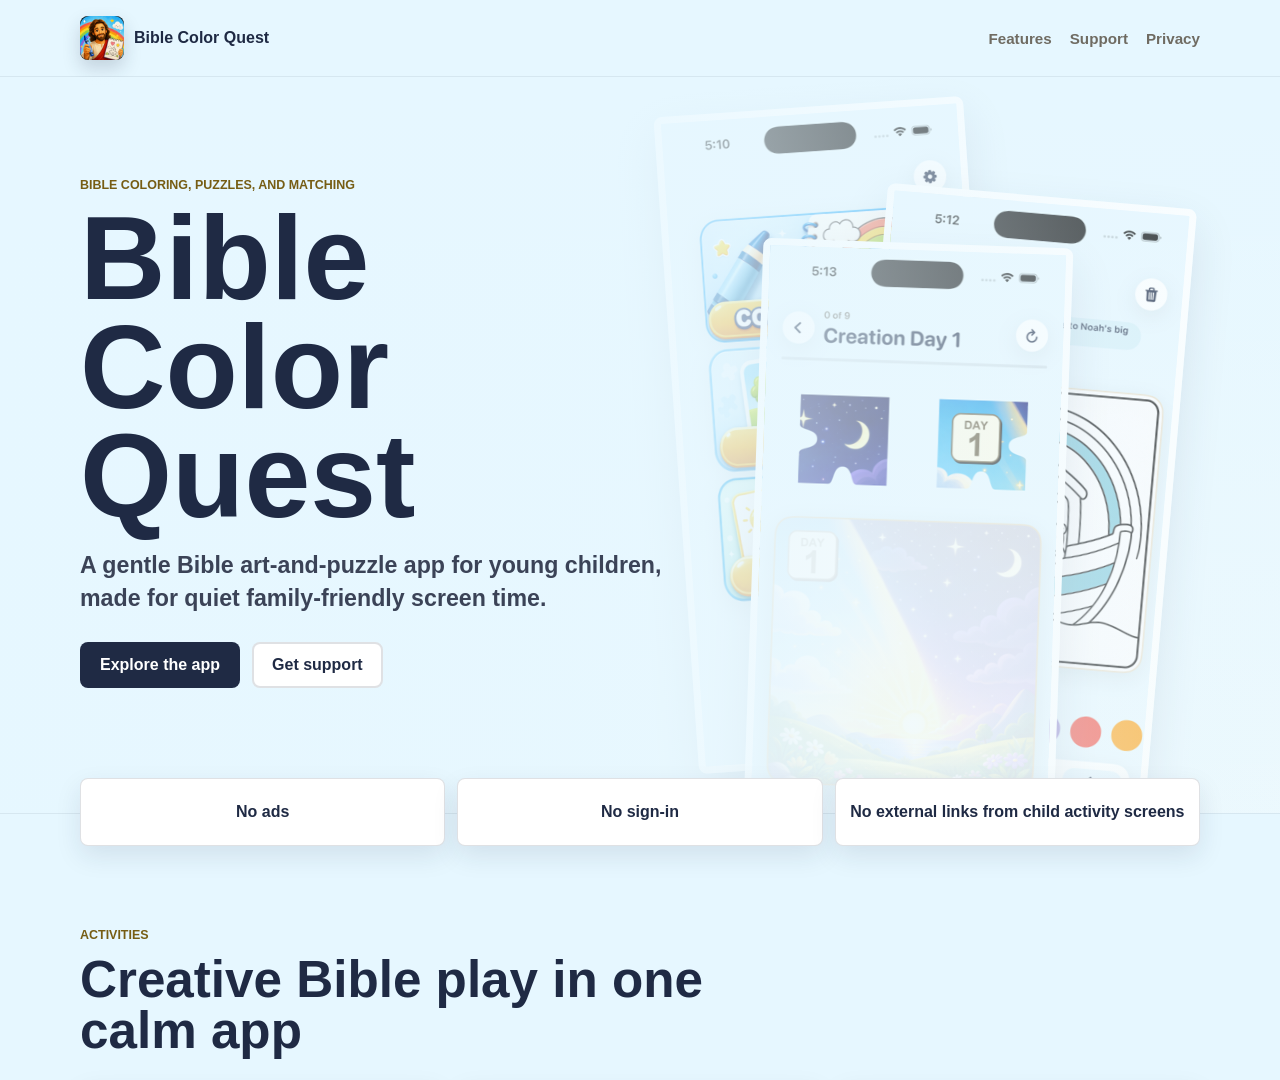
<file: index.html>
<!doctype html>
<html lang="en">
  <head>
    <meta charset="utf-8">
    <meta name="viewport" content="width=device-width, initial-scale=1">
    <meta http-equiv="refresh" content="0; url=/bible-color-quest/">
    <title>Bible Color Quest</title>
    <link rel="canonical" href="https://lincolnops.com/bible-color-quest/">
  </head>
  <body>
    <p><a href="/bible-color-quest/">Bible Color Quest</a></p>
  </body>
</html>
</file>
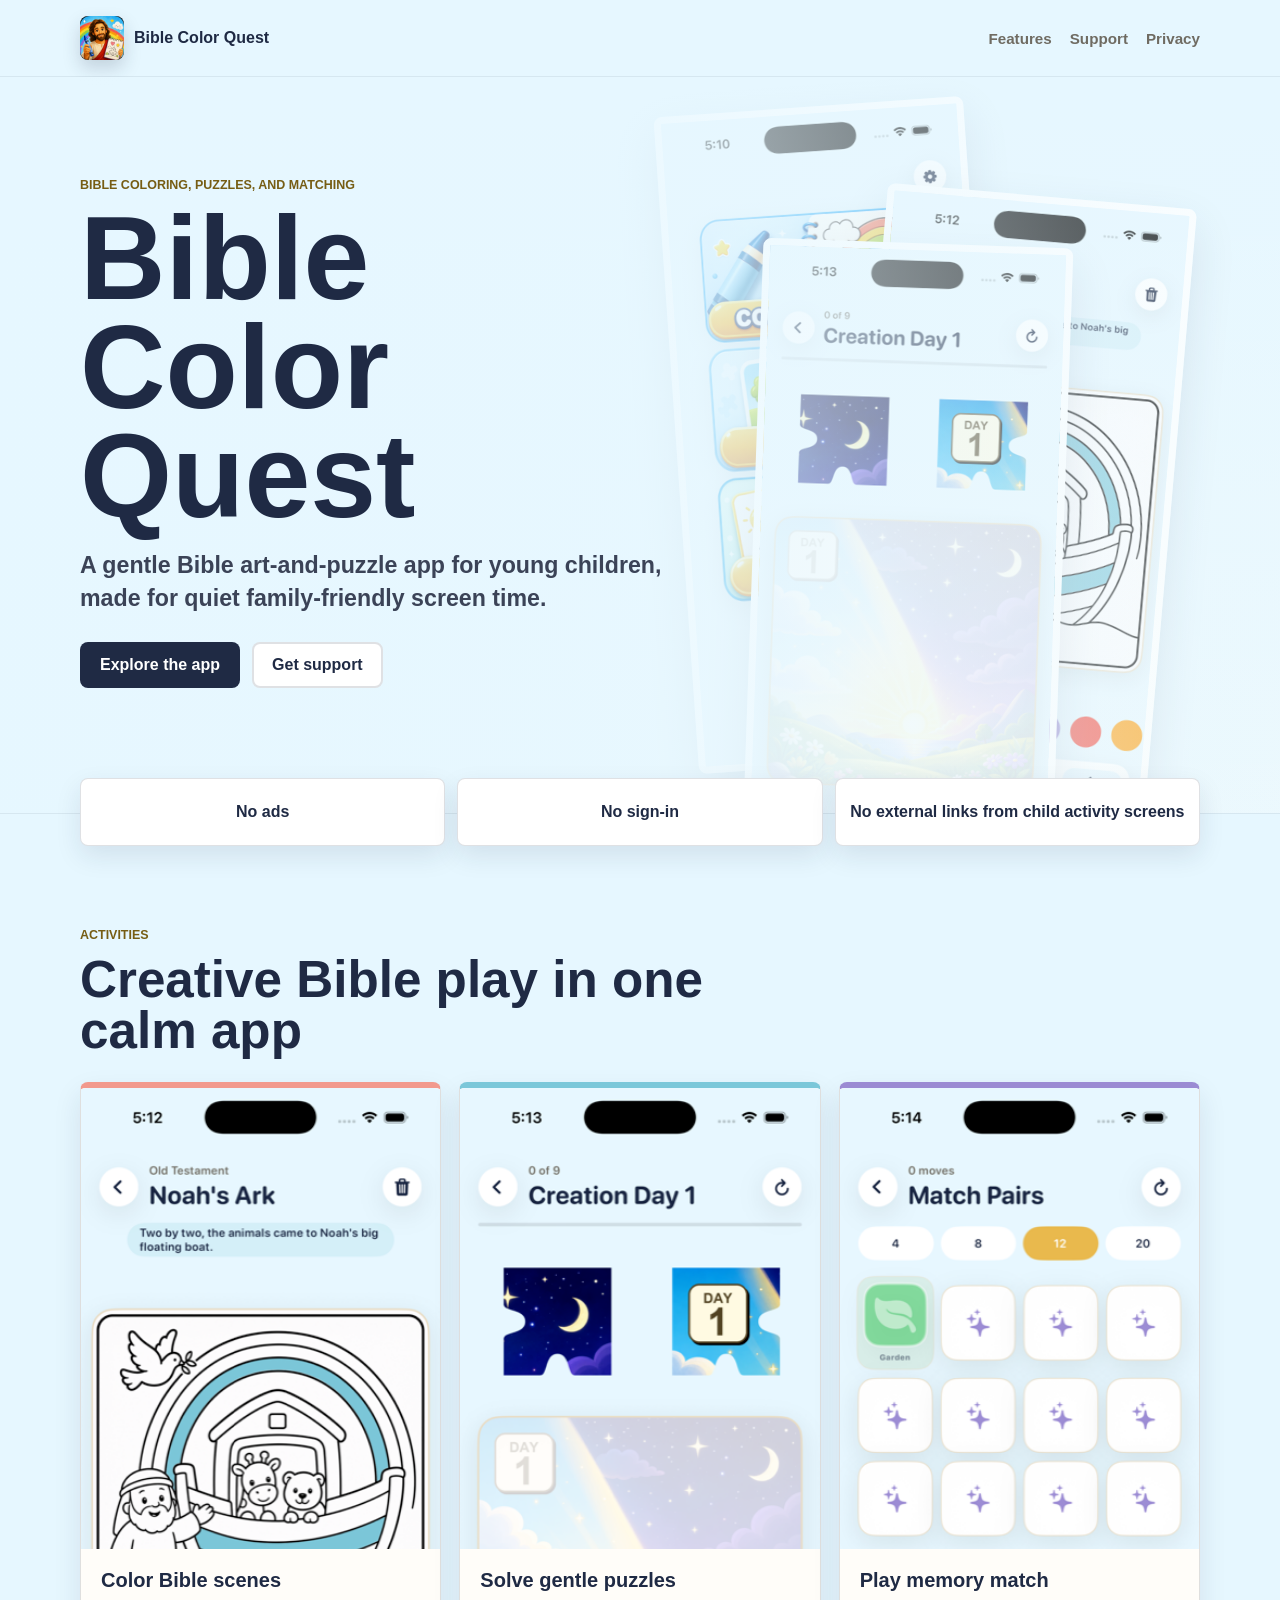
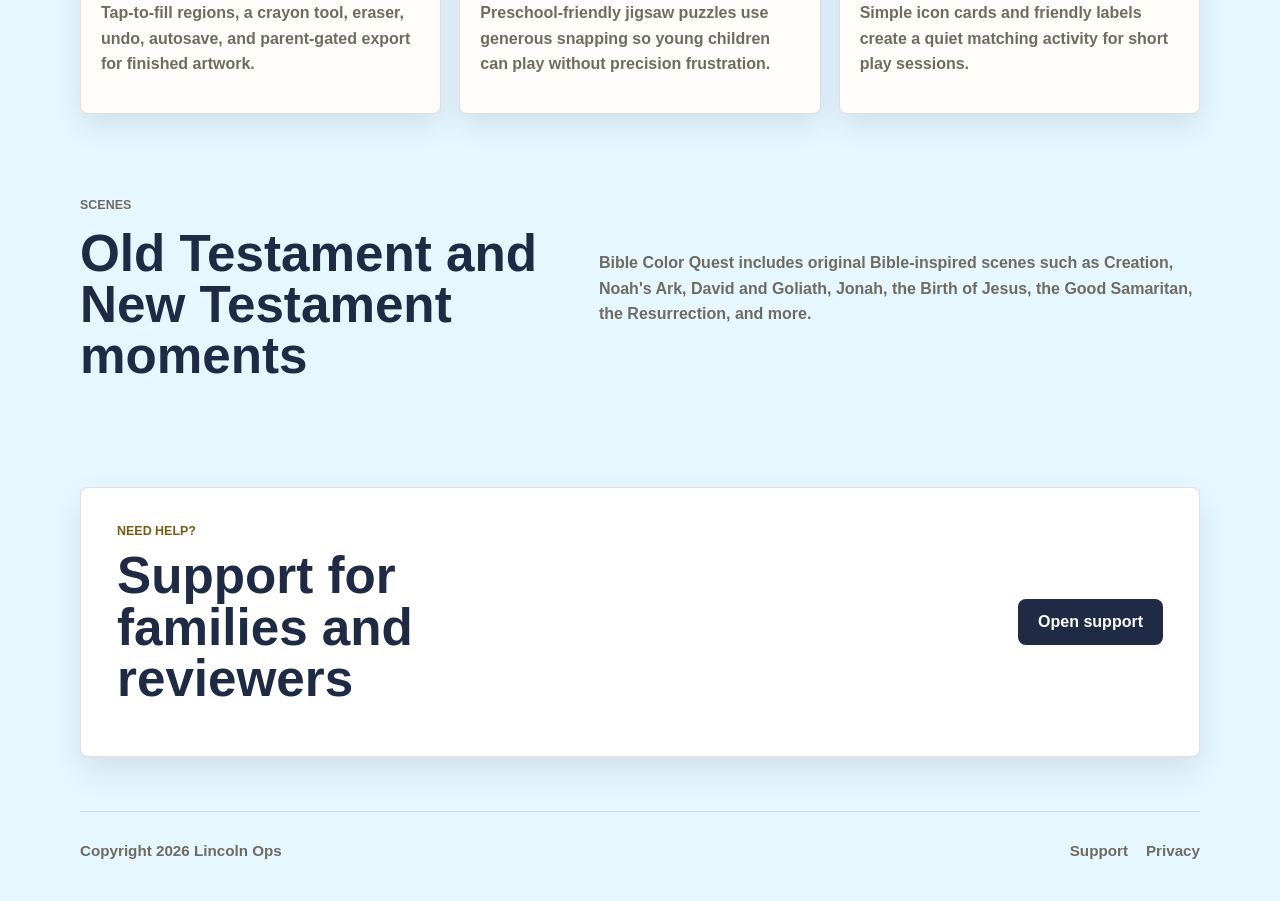
<file: bible-color-quest/index.html>
<!doctype html>
<html lang="en">
  <head>
    <meta charset="utf-8">
    <meta name="viewport" content="width=device-width, initial-scale=1">
    <title>Bible Color Quest | Lincoln Ops</title>
    <meta name="description" content="Bible Color Quest is a gentle Bible coloring, puzzle, and memory match app for young children. No ads, no sign-in, and family-friendly play.">
    <link rel="canonical" href="https://lincolnops.com/bible-color-quest/">
    <link rel="icon" href="/bible-color-quest/assets/app-icon.png">
    <meta property="og:title" content="Bible Color Quest">
    <meta property="og:description" content="Color, puzzle, and match through Bible-inspired scenes made for young children.">
    <meta property="og:image" content="https://lincolnops.com/bible-color-quest/assets/app-icon.png">
    <meta property="og:url" content="https://lincolnops.com/bible-color-quest/">
    <meta name="twitter:card" content="summary_large_image">
    <link rel="stylesheet" href="/bible-color-quest/styles.css">
  </head>
  <body>
    <header class="site-header" aria-label="Site navigation">
      <a class="brand" href="/bible-color-quest/">
        <img src="/bible-color-quest/assets/app-icon.png" alt="" width="44" height="44">
        <span>Bible Color Quest</span>
      </a>
      <nav>
        <a href="#features">Features</a>
        <a href="/bible-color-quest/support/">Support</a>
        <a href="/bible-color-quest/privacy/">Privacy</a>
      </nav>
    </header>

    <main>
      <section class="hero">
        <div class="hero-art" aria-hidden="true">
          <img class="hero-shot shot-one" src="/bible-color-quest/assets/home.png" alt="">
          <img class="hero-shot shot-two" src="/bible-color-quest/assets/coloring-filled.png" alt="">
          <img class="hero-shot shot-three" src="/bible-color-quest/assets/puzzle-board.png" alt="">
        </div>
        <div class="hero-copy">
          <p class="eyebrow">Bible coloring, puzzles, and matching</p>
          <h1>Bible Color Quest</h1>
          <p class="lede">A gentle Bible art-and-puzzle app for young children, made for quiet family-friendly screen time.</p>
          <div class="hero-actions">
            <a class="button primary" href="#features">Explore the app</a>
            <a class="button secondary" href="/bible-color-quest/support/">Get support</a>
          </div>
        </div>
      </section>

      <section class="trust-band" aria-label="Parent trust">
        <p>No ads</p>
        <p>No sign-in</p>
        <p>No external links from child activity screens</p>
      </section>

      <section id="features" class="section">
        <div class="section-heading">
          <p class="eyebrow">Activities</p>
          <h2>Creative Bible play in one calm app</h2>
        </div>
        <div class="feature-grid">
          <article class="feature">
            <img src="/bible-color-quest/assets/coloring-filled.png" alt="A Bible Color Quest coloring page with filled regions.">
            <div>
              <h3>Color Bible scenes</h3>
              <p>Tap-to-fill regions, a crayon tool, eraser, undo, autosave, and parent-gated export for finished artwork.</p>
            </div>
          </article>
          <article class="feature">
            <img src="/bible-color-quest/assets/puzzle-board.png" alt="A Bible Color Quest puzzle board.">
            <div>
              <h3>Solve gentle puzzles</h3>
              <p>Preschool-friendly jigsaw puzzles use generous snapping so young children can play without precision frustration.</p>
            </div>
          </article>
          <article class="feature">
            <img src="/bible-color-quest/assets/match-revealed.png" alt="A Bible Color Quest memory match game.">
            <div>
              <h3>Play memory match</h3>
              <p>Simple icon cards and friendly labels create a quiet matching activity for short play sessions.</p>
            </div>
          </article>
        </div>
      </section>

      <section class="section split">
        <div>
          <p class="eyebrow">Scenes</p>
          <h2>Old Testament and New Testament moments</h2>
        </div>
        <p>Bible Color Quest includes original Bible-inspired scenes such as Creation, Noah's Ark, David and Goliath, Jonah, the Birth of Jesus, the Good Samaritan, the Resurrection, and more.</p>
      </section>

      <section class="section support-strip">
        <div>
          <p class="eyebrow">Need help?</p>
          <h2>Support for families and reviewers</h2>
        </div>
        <a class="button primary" href="/bible-color-quest/support/">Open support</a>
      </section>
    </main>

    <footer>
      <p>Copyright 2026 Lincoln Ops</p>
      <nav>
        <a href="/bible-color-quest/support/">Support</a>
        <a href="/bible-color-quest/privacy/">Privacy</a>
      </nav>
    </footer>
  </body>
</html>
</file>
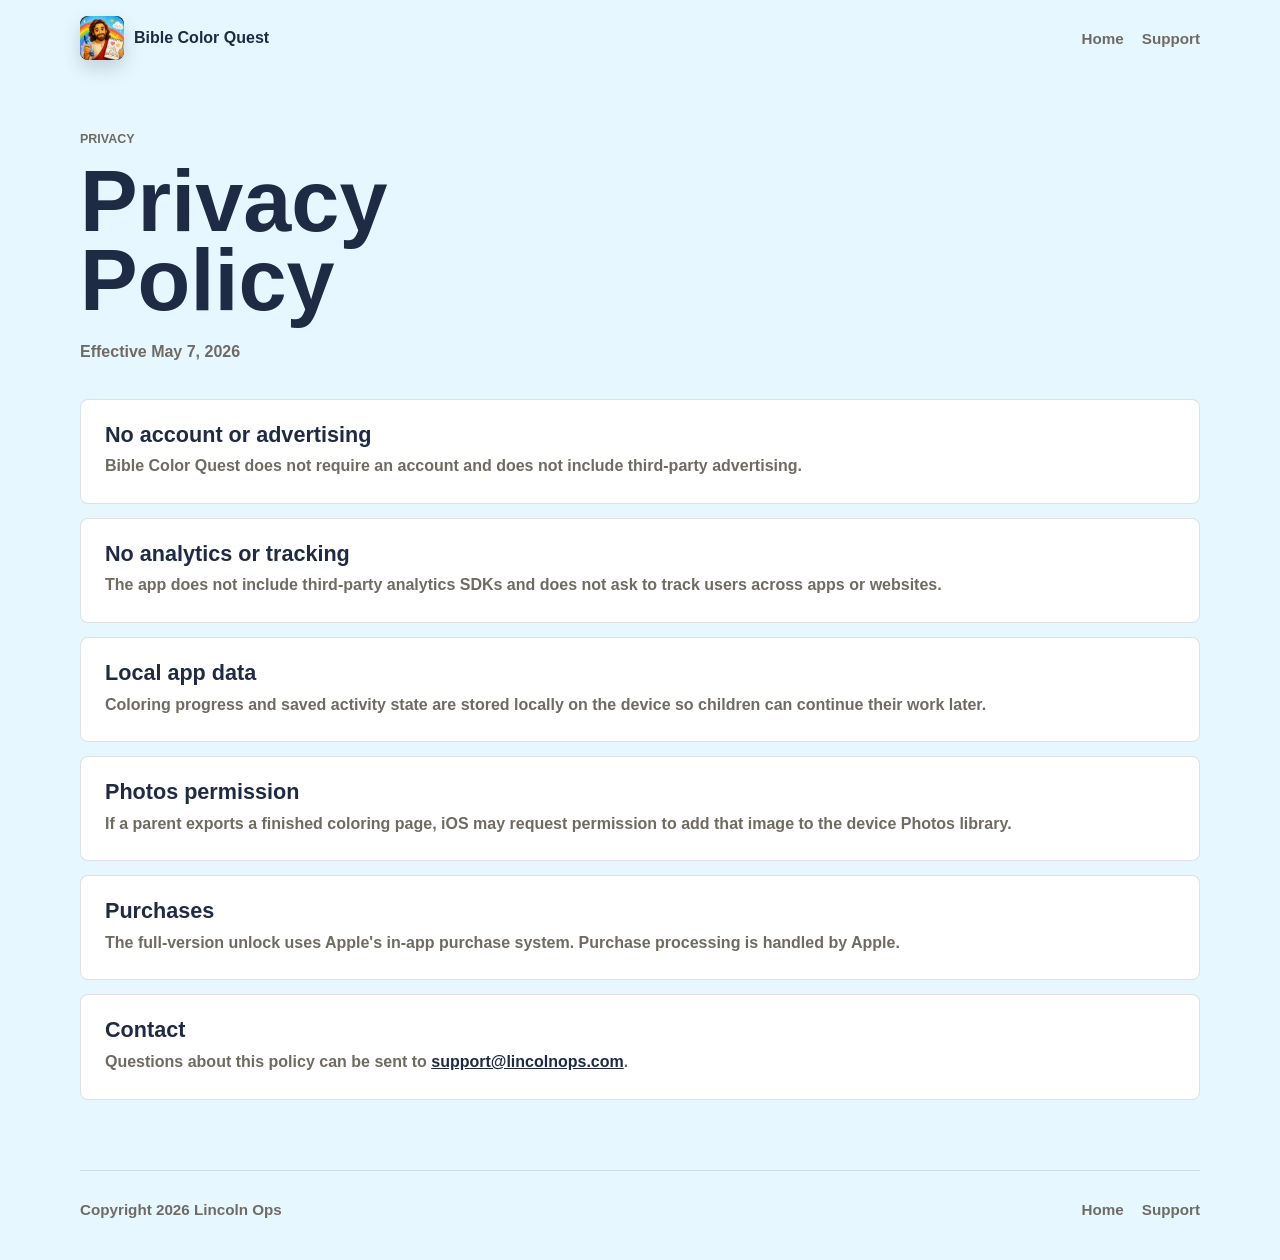
<file: bible-color-quest/privacy/index.html>
<!doctype html>
<html lang="en">
  <head>
    <meta charset="utf-8">
    <meta name="viewport" content="width=device-width, initial-scale=1">
    <title>Privacy | Bible Color Quest</title>
    <meta name="description" content="Privacy policy for Bible Color Quest.">
    <link rel="canonical" href="https://lincolnops.com/bible-color-quest/privacy/">
    <link rel="icon" href="/bible-color-quest/assets/app-icon.png">
    <link rel="stylesheet" href="/bible-color-quest/styles.css">
  </head>
  <body>
    <header class="site-header" aria-label="Site navigation">
      <a class="brand" href="/bible-color-quest/">
        <img src="/bible-color-quest/assets/app-icon.png" alt="" width="44" height="44">
        <span>Bible Color Quest</span>
      </a>
      <nav>
        <a href="/bible-color-quest/">Home</a>
        <a href="/bible-color-quest/support/">Support</a>
      </nav>
    </header>

    <main class="page">
      <section class="page-hero">
        <p class="eyebrow">Privacy</p>
        <h1>Privacy Policy</h1>
        <p>Effective May 7, 2026</p>
      </section>

      <section class="info-list policy" aria-label="Privacy policy">
        <article>
          <h2>No account or advertising</h2>
          <p>Bible Color Quest does not require an account and does not include third-party advertising.</p>
        </article>
        <article>
          <h2>No analytics or tracking</h2>
          <p>The app does not include third-party analytics SDKs and does not ask to track users across apps or websites.</p>
        </article>
        <article>
          <h2>Local app data</h2>
          <p>Coloring progress and saved activity state are stored locally on the device so children can continue their work later.</p>
        </article>
        <article>
          <h2>Photos permission</h2>
          <p>If a parent exports a finished coloring page, iOS may request permission to add that image to the device Photos library.</p>
        </article>
        <article>
          <h2>Purchases</h2>
          <p>The full-version unlock uses Apple's in-app purchase system. Purchase processing is handled by Apple.</p>
        </article>
        <article>
          <h2>Contact</h2>
          <p>Questions about this policy can be sent to <a href="mailto:support@lincolnops.com">support@lincolnops.com</a>.</p>
        </article>
      </section>
    </main>

    <footer>
      <p>Copyright 2026 Lincoln Ops</p>
      <nav>
        <a href="/bible-color-quest/">Home</a>
        <a href="/bible-color-quest/support/">Support</a>
      </nav>
    </footer>
  </body>
</html>
</file>
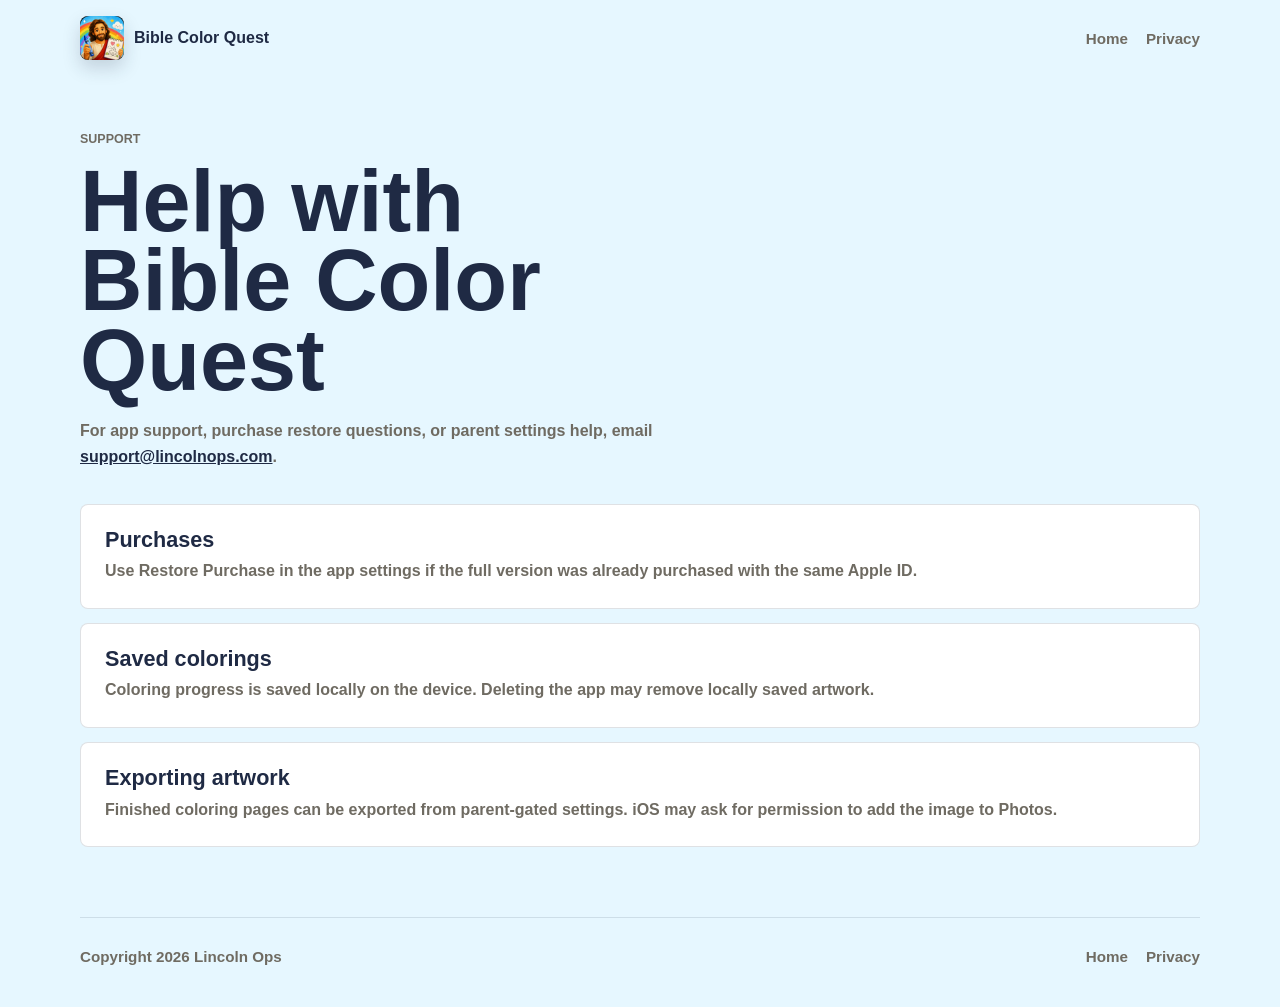
<file: bible-color-quest/support/index.html>
<!doctype html>
<html lang="en">
  <head>
    <meta charset="utf-8">
    <meta name="viewport" content="width=device-width, initial-scale=1">
    <title>Support | Bible Color Quest</title>
    <meta name="description" content="Support information for Bible Color Quest.">
    <link rel="canonical" href="https://lincolnops.com/bible-color-quest/support/">
    <link rel="icon" href="/bible-color-quest/assets/app-icon.png">
    <link rel="stylesheet" href="/bible-color-quest/styles.css">
  </head>
  <body>
    <header class="site-header" aria-label="Site navigation">
      <a class="brand" href="/bible-color-quest/">
        <img src="/bible-color-quest/assets/app-icon.png" alt="" width="44" height="44">
        <span>Bible Color Quest</span>
      </a>
      <nav>
        <a href="/bible-color-quest/">Home</a>
        <a href="/bible-color-quest/privacy/">Privacy</a>
      </nav>
    </header>

    <main class="page">
      <section class="page-hero">
        <p class="eyebrow">Support</p>
        <h1>Help with Bible Color Quest</h1>
        <p>For app support, purchase restore questions, or parent settings help, email <a href="mailto:support@lincolnops.com">support@lincolnops.com</a>.</p>
      </section>

      <section class="info-list" aria-label="Support topics">
        <article>
          <h2>Purchases</h2>
          <p>Use Restore Purchase in the app settings if the full version was already purchased with the same Apple ID.</p>
        </article>
        <article>
          <h2>Saved colorings</h2>
          <p>Coloring progress is saved locally on the device. Deleting the app may remove locally saved artwork.</p>
        </article>
        <article>
          <h2>Exporting artwork</h2>
          <p>Finished coloring pages can be exported from parent-gated settings. iOS may ask for permission to add the image to Photos.</p>
        </article>
      </section>
    </main>

    <footer>
      <p>Copyright 2026 Lincoln Ops</p>
      <nav>
        <a href="/bible-color-quest/">Home</a>
        <a href="/bible-color-quest/privacy/">Privacy</a>
      </nav>
    </footer>
  </body>
</html>
</file>
<file: bible-color-quest/styles.css>
:root {
  color-scheme: light;
  --sky: #e6f7ff;
  --sky-strong: #7bc7d9;
  --surface: #fffdf9;
  --surface-raised: #ffffff;
  --ink: #1f2a44;
  --muted: #6f6b62;
  --coral: #f2998d;
  --leaf: #8bbf6a;
  --gold: #e8b84e;
  --violet: #9b8bd3;
  --line: rgba(31, 42, 68, 0.14);
  --shadow: 0 18px 44px rgba(31, 42, 68, 0.14);
}

* {
  box-sizing: border-box;
}

html {
  scroll-behavior: smooth;
}

body {
  margin: 0;
  background: var(--sky);
  color: var(--ink);
  font-family: ui-rounded, "SF Pro Rounded", -apple-system, BlinkMacSystemFont, "Segoe UI", sans-serif;
}

img {
  display: block;
  max-width: 100%;
}

a {
  color: inherit;
}

.site-header,
footer {
  width: min(1120px, calc(100% - 32px));
  margin: 0 auto;
}

.site-header {
  min-height: 76px;
  display: flex;
  align-items: center;
  justify-content: space-between;
  gap: 20px;
}

.brand {
  display: inline-flex;
  align-items: center;
  gap: 10px;
  color: var(--ink);
  font-weight: 800;
  text-decoration: none;
}

.brand img {
  border-radius: 8px;
  box-shadow: 0 8px 18px rgba(31, 42, 68, 0.18);
}

.site-header nav,
footer nav {
  display: flex;
  flex-wrap: wrap;
  align-items: center;
  justify-content: flex-end;
  gap: 18px;
}

.site-header nav a,
footer nav a {
  color: var(--muted);
  font-size: 0.95rem;
  font-weight: 700;
  text-decoration: none;
}

.site-header nav a:hover,
footer nav a:hover {
  color: var(--ink);
}

.hero {
  position: relative;
  min-height: min(820px, 82vh);
  overflow: hidden;
  isolation: isolate;
  display: flex;
  align-items: center;
  padding: 48px max(24px, calc((100vw - 1120px) / 2)) 72px;
  border-top: 1px solid rgba(31, 42, 68, 0.08);
  border-bottom: 1px solid rgba(31, 42, 68, 0.08);
}

.hero::before {
  content: "";
  position: absolute;
  inset: 0;
  z-index: -2;
  background:
    linear-gradient(90deg, rgba(230, 247, 255, 0.98) 0%, rgba(230, 247, 255, 0.86) 42%, rgba(230, 247, 255, 0.18) 100%),
    linear-gradient(180deg, rgba(255, 253, 249, 0) 0%, rgba(255, 253, 249, 0.28) 100%);
}

.hero-art {
  position: absolute;
  inset: 0 max(24px, calc((100vw - 1120px) / 2)) 0 34%;
  z-index: -3;
}

.hero-shot {
  position: absolute;
  width: min(32vw, 310px);
  min-width: 180px;
  border: 7px solid var(--surface-raised);
  border-radius: 8px;
  box-shadow: var(--shadow);
}

.shot-one {
  right: 28%;
  top: 4%;
  transform: rotate(-4deg);
}

.shot-two {
  right: 4%;
  top: 16%;
  transform: rotate(5deg);
}

.shot-three {
  right: 18%;
  bottom: -12%;
  transform: rotate(2deg);
}

.hero-copy {
  width: min(640px, 100%);
}

.eyebrow {
  margin: 0 0 12px;
  color: #765d14;
  font-size: 0.78rem;
  font-weight: 900;
  letter-spacing: 0;
  text-transform: uppercase;
}

h1,
h2,
h3,
p {
  margin-top: 0;
}

h1 {
  max-width: 8ch;
  margin-bottom: 18px;
  font-size: clamp(3.8rem, 10vw, 7.4rem);
  line-height: 0.92;
  letter-spacing: 0;
}

h2 {
  margin-bottom: 16px;
  font-size: clamp(2rem, 4vw, 3.4rem);
  line-height: 1;
  letter-spacing: 0;
}

h3 {
  margin-bottom: 8px;
  font-size: 1.25rem;
}

.lede {
  max-width: 590px;
  color: #3b4357;
  font-size: clamp(1.15rem, 2vw, 1.45rem);
  font-weight: 650;
  line-height: 1.45;
}

.hero-actions {
  display: flex;
  flex-wrap: wrap;
  gap: 12px;
  margin-top: 26px;
}

.button {
  min-height: 46px;
  display: inline-flex;
  align-items: center;
  justify-content: center;
  padding: 12px 18px;
  border: 2px solid transparent;
  border-radius: 8px;
  font-weight: 850;
  text-decoration: none;
}

.button.primary {
  background: var(--ink);
  color: #ffffff;
}

.button.secondary {
  background: var(--surface-raised);
  border-color: var(--line);
  color: var(--ink);
}

.trust-band {
  width: min(1120px, calc(100% - 32px));
  display: grid;
  grid-template-columns: repeat(3, 1fr);
  gap: 12px;
  margin: -36px auto 0;
  position: relative;
  z-index: 2;
}

.trust-band p {
  min-height: 68px;
  display: grid;
  place-items: center;
  margin: 0;
  padding: 14px;
  background: var(--surface-raised);
  border: 1px solid var(--line);
  border-radius: 8px;
  box-shadow: 0 10px 26px rgba(31, 42, 68, 0.1);
  color: var(--ink);
  font-weight: 850;
  text-align: center;
}

.section,
.page {
  width: min(1120px, calc(100% - 32px));
  margin: 0 auto;
}

.section {
  padding: 82px 0 0;
}

.section-heading {
  max-width: 720px;
  margin-bottom: 26px;
}

.feature-grid {
  display: grid;
  grid-template-columns: repeat(3, 1fr);
  gap: 18px;
}

.feature {
  overflow: hidden;
  background: var(--surface);
  border: 1px solid var(--line);
  border-radius: 8px;
  box-shadow: 0 12px 28px rgba(31, 42, 68, 0.1);
}

.feature:nth-child(1) {
  border-top: 6px solid var(--coral);
}

.feature:nth-child(2) {
  border-top: 6px solid var(--sky-strong);
}

.feature:nth-child(3) {
  border-top: 6px solid var(--violet);
}

.feature img {
  width: 100%;
  aspect-ratio: 0.78;
  object-fit: cover;
  object-position: top center;
  background: var(--surface-raised);
}

.feature div {
  padding: 20px;
}

.feature p,
.split p,
.page-hero p,
.info-list p {
  color: var(--muted);
  font-weight: 600;
  line-height: 1.6;
}

.split,
.support-strip {
  display: grid;
  grid-template-columns: 0.8fr 1fr;
  align-items: center;
  gap: 38px;
}

.split {
  padding-bottom: 18px;
}

.support-strip {
  margin-top: 72px;
  margin-bottom: 54px;
  padding: 36px;
  background: var(--surface-raised);
  border: 1px solid var(--line);
  border-radius: 8px;
  box-shadow: 0 14px 32px rgba(31, 42, 68, 0.1);
}

.support-strip .button {
  justify-self: end;
}

.page {
  padding: 54px 0 70px;
}

.page-hero {
  max-width: 760px;
  margin-bottom: 34px;
}

.page-hero h1 {
  max-width: 10ch;
  font-size: clamp(3rem, 8vw, 5.4rem);
}

.page-hero a,
.info-list a {
  color: var(--ink);
  font-weight: 850;
}

.info-list {
  display: grid;
  gap: 14px;
}

.info-list article {
  padding: 24px;
  background: var(--surface-raised);
  border: 1px solid var(--line);
  border-radius: 8px;
}

.info-list h2 {
  margin-bottom: 8px;
  font-size: 1.35rem;
}

.info-list p:last-child,
footer p {
  margin-bottom: 0;
}

footer {
  display: flex;
  align-items: center;
  justify-content: space-between;
  gap: 18px;
  padding: 30px 0 42px;
  border-top: 1px solid rgba(31, 42, 68, 0.12);
  color: var(--muted);
  font-size: 0.95rem;
  font-weight: 700;
}

@media (max-width: 900px) {
  .site-header {
    align-items: flex-start;
    flex-direction: column;
    justify-content: center;
    padding: 16px 0;
  }

  .site-header nav {
    justify-content: flex-start;
  }

  .hero {
    min-height: auto;
    padding-top: 44px;
    padding-bottom: 54px;
  }

  .hero::before {
    background: linear-gradient(180deg, rgba(230, 247, 255, 0.98) 0%, rgba(230, 247, 255, 0.82) 100%);
  }

  .hero-art {
    position: relative;
    inset: auto;
    z-index: 0;
    order: 2;
    width: 100%;
    min-height: 420px;
    margin-top: 34px;
  }

  .hero {
    flex-direction: column;
    align-items: flex-start;
  }

  .hero-shot {
    width: min(44vw, 230px);
    min-width: 144px;
  }

  .shot-one {
    left: 0;
    right: auto;
    top: 0;
  }

  .shot-two {
    right: 0;
    top: 46px;
  }

  .shot-three {
    right: 26%;
    bottom: 0;
  }

  .trust-band,
  .feature-grid,
  .split,
  .support-strip {
    grid-template-columns: 1fr;
  }

  .support-strip .button {
    justify-self: start;
  }
}

@media (max-width: 560px) {
  .site-header,
  footer,
  .section,
  .page,
  .trust-band {
    width: min(100% - 24px, 1120px);
  }

  .brand span {
    max-width: 16ch;
    line-height: 1.1;
  }

  h1 {
    font-size: clamp(3.1rem, 18vw, 4.4rem);
  }

  .hero-actions,
  .button {
    width: 100%;
  }

  .trust-band {
    margin-top: 12px;
  }

  .section {
    padding-top: 56px;
  }

  .support-strip {
    padding: 24px;
  }

  footer {
    align-items: flex-start;
    flex-direction: column;
  }
}
</file>
